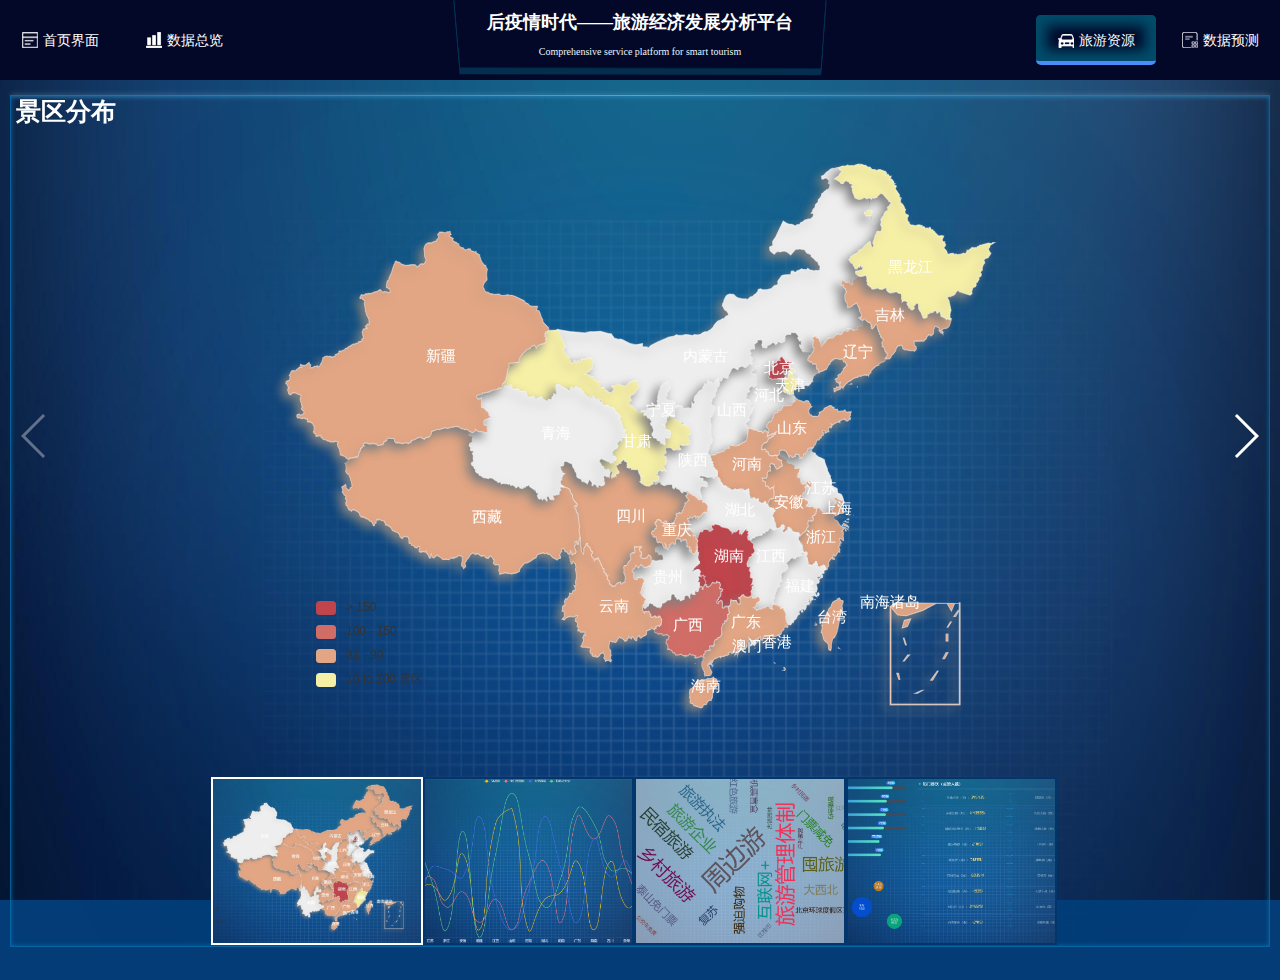
<file: computer/69/index.html>
﻿<!doctype html>
<html>

<head>
	<meta charset="utf-8">
	<title>index</title>
	<link rel="stylesheet" href="../first/base.css">
	<script type="text/javascript" src="js/jquery.js"></script>
	<script type="text/javascript" src="js/echarts.min.js"></script>
	<script type="text/javascript" src="js/js.js"></script>
	<script src="js/swiper.min.js"></script>
	<link rel="stylesheet" href="css/swiper.min.css">
	<link rel="stylesheet" href="css/style.css">
	<link rel="stylesheet" href="css/app.css">
	<script type="text/javascript" src="js/echarts-wordcloud.min.js"></script>
	<script type="text/javascript" src="js/echarts-map-china.js"></script>
	<script src="js/js/map.js"></script>
	<script src="js/js/44.json"></script>
	<script src="js/js/area_echarts.js"></script>
	<script src="js/js/china.js"></script>
</head>

<body>
	<!--导航-->
	<header class="header left">
		<div class="left nav">
			<ul>
				<li><i class="nav_1"></i><a href="../first/first.html">首页界面</a> </li>
				<li><i class="nav_2"></i><a href="../all/index.html">数据总览</a> </li>
			</ul>
		</div>
		<div class="header_center left">
			<h2><strong>后疫情时代——旅游经济发展分析平台</strong></h2>
			<p class="color_font"><small>Comprehensive service platform for smart tourism</small></p>
		</div>
		<div class="right nav text_right">
			<ul>
				<li class="nav_active"><i class="nav_8"></i><a href="../69/index.html">旅游资源</a> </li>
				<li><i class="nav_4"></i><a href="../preview/index.html">数据预测</a> </li>
			</ul>
		</div>
	</header>
	<!---结束-->
	<div class="mainbox">

		<ul class="clearfix nav1">
			<!-- <li style="width: 25%">
		<div class="box">
			<div class="tit">标题样式</div>
			<div class="boxnav" id="echart1" style="height: 180px;">

			</div>
			</div>
			<div class="box">
			<div class="tit">标题样式</div>
			<div class="boxnav" style="height: 180px;" id="echart21">
			</div>
			</div>
			
			<div class="box">
			<div class="tit">标题样式</div>
			<div class="boxnav" id="echart3" style="height: 240px;">
				
			</div>
			</div>
		</li> -->
			<li style="width: 100%;height: 100%; padding-top: 15px;">

				<div class="box">
					<div class="boxnav mapc" style="height: 850px; position: relative; padding: 0">




						<!-- Swiper -->

						<div class="swiper-container gallery-top">
							<!-- <div class="mapnav">
								<ul>
									<li>
										<div><span>全部负荷</span>
											<p>358</p>
										</div>
									</li>
									<li>
										<div><span>火电负荷</span>
											<p>913452</p>
										</div>
									</li>
									<li>
										<div><span>风电负荷</span>
											<p>19532</p>
										</div>
									</li>
									<li>
										<div><span>供热负荷</span>
											<p>521711</p>
										</div>
									</li>
								</ul>

							</div> -->
							<div class="swiper-wrapper">

								<!-- <div class="swiper-slide">

									<div id="relationChart" style="height: 50%; width: 50%;float: left; "></div>
									<div id="relationChart2" style="height: 50%; width: 50%;float: left;"></div>
									<div style="position: absolute;top: 550px; left: 30px;">
										<h1>当前最热</h1>
										<h4>按游客满意度实时更新</h4>


									</div>
									<div id="relationChart3"
										style="height: 400px; width: 100%;float: left; padding-left: 200px;"></div>


								</div> -->









								<div class="swiper-slide">
									<div id="map" style="height: 100%; width: 100%;"></div>
									<div
										style="z-index: 2;position: absolute; height: 50px; width: 50px; top:300px; right: 570px; ">
										<a href="map.html" style="display: block; height: 50px; width: 50px;"></a>
									</div>
								</div>

								<div class="swiper-slide" id="echart1"></div>
								<!-- <div class="swiper-slide" id="echart3"></div> -->

								<div class="swiper-slide" id="wordChart"></div>
								<div class="swiper-slide">
									<div class="leftdiv">
										<div id="echart21" class="leftdivs">
										</div>
										<div id="echart3" class="leftdivs">
										</div>
									</div>
									<div class="rightdiv">
										<div class="tit">热门餐饮（点赞人数）</div>
										<div class="boxnav">
											<ul class="gnlb">
												<li><span>川渝火锅（川）：<em>345435</em></span></li>
												<li><span>回锅肉（川）：<em>2335253</em></span></li>
												<li><span>麻婆豆腐（川）：<em>11439351</em></span></li>
												<li><span>九转大肠（鲁）：<em>31219351</em></span></li>
												<li><span>糖醋黄河鲤鱼（鲁）：<em>115651</em></span></li>
												<li><span>油焖大虾（鲁）：<em>2316351</em></span></li>
												<li><span>脆皮烧鹅（粤）：<em>271151</em></span></li>
												<li><span>白切鸡（粤）：<em>1147851</em></span></li>
												<li><span>烧乳猪（粤）：<em>732351</em></span></li>
												<li><span>佛跳墙（闽）：<em>2529351</em></span></li>
												<li><span>排骨莲藕（闽）：<em>803541</em></span></li>
												<li><span>荔枝肉（闽）：<em>125751</em></span></li>
												<li><span>松鼠桂鱼（苏）：<em>119351</em></span></li>
												<li><span>大煮干丝（苏）：<em>125642</em></span></li>
												<li><span>叫花鸡（苏）：<em>3142251</em></span></li>
												<li><span>东坡肉（浙）：<em>2341351</em></span></li>
												<li><span>西湖醋鱼（浙）：<em>124151</em></span></li>
												<li><span>宋嫂鱼羹（浙）：<em>111512</em></span></li>
											</ul>
										</div>
									</div>



								</div>


							</div>

							<!-- Add Arrows -->

							<div class="swiper-button-next swiper-button-white"></div>

							<div class="swiper-button-prev swiper-button-white"></div>

						</div>

						<div class="swiper-container gallery-thumbs " style="padding-left: 200px;">

							<div class="swiper-wrapper">
								<div class="swiper-slide " style="background-image: url(images/img2.jpg); "></div>
								<div class="swiper-slide" style="background-image: url(images/img1.jpg);"></div>
								<div class="swiper-slide" style="background-image: url(images/img3.jpg);"></div>
								<div class="swiper-slide" style="background-image: url(images/img4.jpg);"></div>
								<!-- <div class="swiper-slide" style="background-image:url(images/1.jpg)"></div> -->
								<!-- <div class="swiper-slide" style="background-color: purple;"></div> -->

							</div>

						</div>
						<script>
							var galleryThumbs = new Swiper('.gallery-thumbs', {
								spaceBetween: 0,
								slidesPerView: 5,
								freeMode: true,
								watchSlidesVisibility: true,
								watchSlidesProgress: true,
							});
							var galleryTop = new Swiper('.gallery-top', {
								spaceBetween: 10,
								navigation: {
									nextEl: '.swiper-button-next',
									prevEl: '.swiper-button-prev',
								},
								thumbs: {
									swiper: galleryThumbs
								}
							});
						</script>
					</div>
				</div>
				<!-- <ul class="nav1">
					<li style="width: 50%">
						<div class="box">
							<div class="tit">标题样式</div>
							<div class="boxnav" id="echart4" style="height: 200px;">

							</div>
						</div>
					</li>
					<li style="width: 50%">

						<div class="box">
							<div class="tit">标题样式</div>
							<div class="boxnav" id="echart5" style="height: 200px;">

							</div>
						</div>
					</li>
				</ul> -->

			</li>
			<!-- <li style="width: 25%">
		<div class="box">
			
			<div class="boxnav"  style="height: 76px;">
			<div class="weather">
				<div class="">
				<div class="wt1">
					<div class="wt2"><img src="images/weather.png"><p>29<sup>℃</sup></p></div>
					<span>多云转晴</span>
					</div>
					
				</div>
				<div class="wt03">
				<p><span>气温：</span>20 ~ 32℃</p>
				<p><span>降水量：</span>32毫米</p>
				<p><span>风况：</span>西北风微风</p>
				</div>
				</div>
			</div>
			</div>
		<div class="box">
			<div class="tit">标题样式</div>
			<div class="boxnav" id="echart6" style="height: 170px;"></div>
			</div>
			
			<div class="box">
			<div class="tit">标题样式</div>
			<div class="boxnav" style="height: 170px;" id="echart7"></div>
			</div>
		<div class="box">
			<div class="tit">标题样式</div>
			<div class="boxnav" style="height: 170px;">
			<ul class="gnlb">
				<li><span>月平均小时：<em>119351</em></span></li>
				<li><span>月平均小时：<em>119351</em></span></li>
				<li><span>月平均小时：<em>119351</em></span></li>
				<li><span>月平均小时：<em>119351</em></span></li>
				<li><span>月平均小时：<em>119351</em></span></li>
				<li><span>月平均小时：<em>119351</em></span></li>
				</ul>
			
			</div>
			</div>
		</li> -->
		</ul>




	</div>



	<script>


		const wordChart = echarts.init(document.getElementById("wordChart"));
		const wordOpt = {

			tooltip: {
				show: true
			},
			series: [{
				type: 'wordCloud',
				shape: 'circle', //circle cardioid diamond triangle-forward triangle
				left: 0,
				right: 0,
				top: 0,
				right: 0,
				width: '100%',
				height: '100%',
				gridSize: 40, //值越大，word间的距离越大，单位像素
				sizeRange: [20, 100], //word的字体大小区间，单位像素
				rotationRange: [-90, 90], //word的可旋转角度区间
				textStyle: {

					normal: {
						color: function () {
							return 'rgb(' + [
								Math.round(Math.random() * 160),
								Math.round(Math.random() * 160),
								Math.round(Math.random() * 160)
							].join(',') + ')';
						},

					},
					emphasis: {
						shadowBlur: 2,
						shadowColor: '#000'
					}
				},
				data: [{
					name: '旅游管理体制',
					value: 3000,
					textStyle: {
						normal: { color: '#f52f55' },
						emphasis: {}
					}
				}, {
					name: '全域旅游',
					value: 2181
				}, {
					name: '门票减免',
					value: 1386
				}, {
					name: '旅游企业',
					value: 2055
				}, {
					name: '乡村旅游',
					value: 2467
				}, {
					name: '民宿旅游',
					value: 2244
				}, {
					name: '旅游执法',
					value: 1898
				}, {
					name: '强迫购物',
					value: 1484
				}, {
					name: ' 周边游 ',
					value: 3865
				}, {
					name: '红色旅游 ',
					value: 897
				}, {
					name: '机票盲盒	',
					value: 847
				}, {
					name: ' 大西北 ',
					value: 1366
				}, {
					name: '北京环球度假区开园',
					value: 555
				}, {
					name: '电竞酒店',
					value: 550
				}, {
					name: '囤旅游  "中"',
					value: 2222
				}, {
					name: '古镇园林',
					value: 366
				}, {
					name: '乡村民宿',
					value: 360
				}, {
					name: '户外露营',
					value: 282
				}, {
					name: '江河夜游',
					value: 273
				}, {
					name: '动植物园成为今年端午小长假五大旅行关键词',
					value: 265
				},
				{
					name: '复苏',
					value: 1265
				},
				{
					name: '恢复程度',
					value: 265
				},
				{
					name: '文明旅游红榜',
					value: 265
				},
				{
					name: '‘五一’出境游',
					value: 550
				}, {
					name: '互联网+',
					value: 2222
				}, {
					name: '智能合约',
					value: 366
				}, {
					name: '比特币',
					value: 360
				}, {
					name: '淄博烧烤',
					value: 1100
				}, {
					name: '泰山免门票',
					value: 1212
				}, {
					name: '公交车免费',
					value: 265
				},
				{
					name: '海和洱海',
					value: 265
				},
				{
					name: '花与“花花”',
					value: 265
				},
				{
					name: '大学生军训式旅游',
					value: 565
				}

				],

			}],
			backgroundColor: 'rgba(255, 255, 255, 0.5)'
		};
		wordChart.setOption(wordOpt);
		//地图
		var myChart = echarts.init(document.getElementById('map'));
		// echarts.registerMap('China', { geoJson: ChinaJson });
		// echarts.registerMap('ShanDong', { geoJson: ShanDongJson });
		var option = {

			title: {
				show: true,
				text: '景区分布',
				textStyle: {

					fontSize: 25,
					color: '#fff'

				}

			},

			tooltip: { //鼠标hover是提示信息
				show: true, //不显示提示标签
				formatter: '{b}<br/>{c} 个景区', //提示标签格式
				//backgroundColor: "#ff7f50", //提示标签背景颜色
				textStyle: {
					color: "white",
					fontSize: "20"
				} //提示标签字体颜色
			},
			visualMap: {
				show: true,

				left: 300,
				top: 500,

				type: 'piecewise',
				pieces: [
					{ min: 150 },
					{ min: 100, max: 150 },
					{ min: 31, max: 90 },
					{
						min: 200,
						max: 300,
						label: '200 - 300 (Custom Color)',
						color: 'lightgreen'
					},
					{ min: 10, max: 20, label: '10 to 200 景区' }
				],
				outOfRange: {
					color: '#eee'
				}

			},
			series: [{
				type: 'map',
				color: "red",
				mapType: 'china',
				roam: "false", //是否开启缩放平移
				label: { //标签字体样式
					position: "inside",
					normal: { //正常情况下显示效果
						show: true, //显示省份标签
						textStyle: {
							color: "#fff",
							fontSize: 15
						} //省份标签字体颜色
					},
					emphasis: { //对应的鼠标悬浮效果
						show: true,
						textStyle: {
							color: "#800080"
						}
					}
				},
				// itemStyle: {
				//     ShadowColor: 'rgba(12,0,0,0.5)',
				//     ShadowBlur: 10,
				//     ShadowOffsetY: 5,
				//     ShadowOffsetX: 5,
				//     normal: {
				//         borderWidth: 1, //区域边框宽度
				//         borderColor: '#fff', //区域边框颜色
				//         //areaColor: "#ffefd5", //区域颜色
				//         fontSize: "30"
				//     },
				//     emphasis: {
				//         borderWidth: 1,
				//         borderColor: '#3246FB',
				//         areaColor: "#06306d",
				//     },
				itemStyle: {
					normal: {
						borderColor: "rgba(255, 255, 255, 0.5)",//地图边框描边颜色
						borderWidth: 1,
						areaColor: {
							type: "radial",
							x: 0.5,
							y: 0.5,
							r: 0.8,
							// colorStops: [
							// 	{
							// 		offset: 0,
							// 		color: "rgba(147, 235, 248, 0)", // 0% 处的颜色
							// 	},
							// 	{
							// 		offset: 1,
							// 		color: "rgba(147, 235, 248, .2)", // 100% 处的颜色
							// 	},
							// ],
							globalCoord: false, // 缺省为 false
						},
						shadowColor: "rgba(128, 128, 128, 1)",
						shadowOffsetX: -5,
						shadowOffsetY: 5,
						shadowBlur: 10,
					},
					// 鼠标放上去高亮的样式
					emphasis: {
						// areaColor: "#389BB7", //鼠标放上去地图区域的颜色
						// borderWidth: 0,
						// borderWidth: 1,
						// borderColor: '#3246FB',
						areaColor: "#06306d",
					},
				},

				data: [{
					name: '北京',
					value: 2500,
				}, {
					name: '天津',
					value: Math.round(Math.random() * 100)
				}, {
					name: '上海',
					value: Math.round(Math.random() * 100)
				}, {
					name: '重庆',
					value: Math.round(Math.random() * 100)
				}, {
					name: '河北',
					value: Math.round(Math.random() * 100)
				}, {
					name: '河南',
					value: Math.round(Math.random() * 100)
				}, {
					name: '云南',
					value: Math.round(Math.random() * 100)
				}, {
					name: '辽宁',
					value: Math.round(Math.random() * 100)
				}, {
					name: '黑龙江',
					value: Math.round(Math.random() * 100)
				}, {
					name: '湖南',
					value: 3000
				}, {
					name: '安徽',
					value: Math.round(Math.random() * 100)
				}, {
					name: '山东',
					value: Math.round(Math.random() * 100)
				}, {
					name: '新疆',
					value: Math.round(Math.random() * 100)
				}, {
					name: '江苏',
					value: Math.round(Math.random() * 100)
				}, {
					name: '浙江',
					value: Math.round(Math.random() * 100)
				}, {
					name: '江西',
					value: Math.round(Math.random() * 100)
				}, {
					name: '湖北',
					value: Math.round(Math.random() * 100)
				}, {
					name: '广西',
					value: Math.round(Math.random() * 100)
				}, {
					name: '甘肃',
					value: Math.round(Math.random() * 100)
				}, {
					name: '山西',
					value: Math.round(Math.random() * 100)
				}, {
					name: '内蒙古',
					value: Math.round(Math.random() * 100)
				}, {
					name: '陕西',
					value: Math.round(Math.random() * 100)
				}, {
					name: '吉林',
					value: Math.round(Math.random() * 100)
				}, {
					name: '福建',
					value: Math.round(Math.random() * 100)
				}, {
					name: '贵州',
					value: Math.round(Math.random() * 100)
				}, {
					name: '广东',
					value: Math.round(Math.random() * 100)
				}, {
					name: '青海',
					value: Math.round(Math.random() * 100)
				}, {
					name: '西藏',
					value: Math.round(Math.random() * 100)
				}, {
					name: '四川',
					value: Math.round(Math.random() * 100)
				}, {
					name: '宁夏',
					value: Math.round(Math.random() * 100)
				}, {
					name: '海南',
					value: Math.round(Math.random() * 100)
				}, {
					name: '台湾',
					value: Math.round(Math.random() * 100)
				}, {
					name: '香港',
					value: Math.round(Math.random() * 100)
				}, {
					name: '澳门',
					value: Math.round(Math.random() * 100)
				}]
			}],
		};
		// this.myEchartS.on('click', (event) => {
		//     if (event.name === '山东省') {
		//         this.myEcharts.setOption({
		//             title: {
		//                 text: '山东省'
		//             },
		//             series: [{
		//                 type: 'map',
		//                 map: 'ShanDong'
		//             }]
		//         })
		//         this.mapInfo.push('China')
		//     }
		// })
		myChart.setOption(option);

		//第二个
		const relationChart2 = echarts.init(document.getElementById("relationChart2"));
		const relationOpt2 = {
			animationDurationUpdate: 1500,
			animationEasingUpdate: 'quinticInOut',
			label: {
				normal: {
					show: true,
					textStyle: {
						fontSize: 12
					}
				}
			},
			series: [{
				type: 'graph',
				symbolSize: 45,
				focusNodeAdjacency: true,
				roam: true,
				layout: 'force',
				force: {
					repulsion: 320 //斥力因子，值越大，斥力越大
				},
				label: {
					normal: {
						show: true,
						textStyle: {
							fontSize: 12
						},
					}
				},
				edgeSymbolSize: [4, 50],
				edgeLabel: {
					normal: {
						show: true,
						textStyle: {
							fontSize: 10
						},
						formatter: "{c}"
					}
				},
				categories: [{
					name: '景区',
					itemStyle: {
						normal: {
							color: '#f2637b'
						}
					}
				}, {
					name: '前端',
					itemStyle: {
						normal: {
							color: "#eaa674",
						}
					}
				}, {
					name: '移动端',
					itemStyle: {
						normal: {
							color: "#3aa1ff",
						}
					}
				}, {
					name: '服务端',
					itemStyle: {
						normal: {
							color: "#4ecb73",
						}
					}
				}],
				data: [{
					name: '景区',
					category: 0,
					draggable: true
				}, {
					name: '前端',
					category: 1,
					draggable: true
				}, {
					name: '移动端',
					category: 2,
					draggable: true
				}, {
					name: '服务端',
					category: 3,
					draggable: true
				}, {
					name: 'HTML',
					category: 1,
					draggable: true,
				}, {
					name: 'CSS',
					category: 1,
					draggable: true,
				}, {
					name: 'JavaScript',
					category: 1,
					draggable: true,
				}, {
					name: 'TypeScript',
					category: 1,
					draggable: true,
				}, {
					name: 'Java',
					category: 3,
					draggable: true,
				}, {
					name: 'PHP',
					category: 3,
					draggable: true,
				}, {
					name: 'Python',
					category: 3,
					draggable: true,
				}, {
					name: 'Andriod',
					category: 2,
					draggable: true,
				}, {
					name: 'Object-C',
					category: 2,
					draggable: true,
				}, {
					name: 'Swift',
					category: 2,
					draggable: true,
				}],
				links: [{
					source: 0,
					target: 1,
					value: ''
				}, {
					source: 0,
					target: 2,
					value: ''
				}, {
					source: 0,
					target: 3,
					value: ''
				}, {
					source: 1,
					target: 4,
					value: ''
				}, {
					source: 1,
					target: 5,
					value: ''
				}, {
					source: 1,
					target: 6,
					value: ''
				}, {
					source: 1,
					target: 7,
					value: ''
				}, {
					source: 6,
					target: 7,
					value: '超集'
				}, {
					source: 3,
					target: 8,
					value: ''
				}, {
					source: 3,
					target: 9,
					value: ''
				}, {
					source: 3,
					target: 10,
					value: ''
				}, {
					source: 9,
					target: 10,
					value: '脚本'
				}, {
					source: 2,
					target: 11,
					value: ''
				}, {
					source: 2,
					target: 12,
					value: ''
				}, {
					source: 2,
					target: 13,
					value: ''
				}, {
					source: 12,
					target: 13,
					value: 'iOS'
				}],
				lineStyle: {
					normal: {
						opacity: 0.9,
						width: 1,
						curveness: 0
					}
				}
			}]
		};
		relationChart2.setOption(relationOpt2);
		//第三个
		const relationChart3 = echarts.init(document.getElementById("relationChart3"));
		const relationOpt3 = {
			animationDurationUpdate: 1500,
			animationEasingUpdate: 'quinticInOut',
			label: {
				normal: {
					show: true,
					textStyle: {
						fontSize: 12
					}
				}
			},
			series: [{
				type: 'graph',
				symbolSize: 45,
				focusNodeAdjacency: true,
				roam: true,
				layout: 'force',
				force: {
					repulsion: 320 //斥力因子，值越大，斥力越大
				},
				label: {
					normal: {
						show: true,
						textStyle: {
							fontSize: 12
						},
					}
				},
				edgeSymbolSize: [4, 50],
				edgeLabel: {
					normal: {
						// show: true,
						textStyle: {
							fontSize: 10
						},
						formatter: "{c}"
					}
				},
				categories: [{
					name: '景区',
					itemStyle: {
						normal: {
							color: '#f2637b'
						}
					}
				}, {
					name: '前端',
					itemStyle: {
						normal: {
							color: "#eaa674",
						}
					}
				}, {
					name: '移动端',
					itemStyle: {
						normal: {
							color: "#3aa1ff",
						}
					}
				}, {
					name: '服务端',
					itemStyle: {
						normal: {
							color: "#4ecb73",
						}
					}
				}],
				data: [{
					name: '景区',
					category: 0,
					draggable: true
				}, {
					name: '1',
					category: 1,
					draggable: true
				}, {
					name: '移动端',
					category: 2,
					draggable: true
				}, {
					name: '服务端',
					category: 3,
					draggable: true
				}, {
					name: 'HTML',
					category: 1,
					draggable: true,
				}, {
					name: 'CSS',
					category: 1,
					draggable: true,
				}, {
					name: 'JavaScript',
					category: 1,
					draggable: true,
				}, {
					name: 'TypeScript',
					category: 1,
					draggable: true,
				}, {
					name: 'Java',
					category: 3,
					draggable: true,
				}, {
					name: 'PHP',
					category: 3,
					draggable: true,
				}, {
					name: 'Python',
					category: 3,
					draggable: true,
				}, {
					name: 'Andriod',
					category: 2,
					draggable: true,
				}, {
					name: 'Object-C',
					category: 2,
					draggable: true,
				}, {
					name: 'Swift',
					category: 2,
					draggable: true,
				}],
				links: [{
					source: 0,
					target: 1,
					value: ''
				}, {
					source: 0,
					target: 2,
					value: ''
				}, {
					source: 0,
					target: 3,
					value: ''
				}, {
					source: 1,
					target: 4,
					value: ''
				}, {
					source: 1,
					target: 5,
					value: ''
				}, {
					source: 1,
					target: 6,
					value: ''
				}, {
					source: 1,
					target: 7,
					value: ''
				}, {
					source: 6,
					target: 7,
					value: '超集'
				}, {
					source: 3,
					target: 8,
					value: ''
				}, {
					source: 3,
					target: 9,
					value: ''
				}, {
					source: 3,
					target: 10,
					value: ''
				}, {
					source: 9,
					target: 10,
					value: '脚本'
				}, {
					source: 2,
					target: 11,
					value: ''
				}, {
					source: 2,
					target: 12,
					value: ''
				}, {
					source: 2,
					target: 13,
					value: ''
				}, {
					source: 12,
					target: 13,
					value: 'iOS'
				}],
				lineStyle: {
					normal: {
						opacity: 0.9,
						width: 1,
						curveness: 0
					}
				}
			}]
		};
		relationChart3.setOption(relationOpt3);

		const relationChart = echarts.init(document.getElementById("relationChart"));
		const relationOpt = {
			animationDurationUpdate: 1500,
			animationEasingUpdate: 'quinticInOut',
			label: {
				normal: {
					show: true,
					textStyle: {
						fontSize: 12
					}
				}
			},
			series: [{
				type: 'graph',
				symbolSize: 45,
				focusNodeAdjacency: true,
				roam: true,
				layout: 'force',
				force: {
					repulsion: 320 //斥力因子，值越大，斥力越大
				},
				label: {
					normal: {
						show: true,
						textStyle: {
							fontSize: 12
						},
					}
				},
				edgeSymbolSize: [4, 50],
				edgeLabel: {
					normal: {
						show: true,
						textStyle: {
							fontSize: 10
						},
						formatter: "{c}"
					}
				},
				categories: [{
					name: '12',
					itemStyle: {
						normal: {
							color: '#f2637b'
						}
					}
				}, {
					name: '前端',
					itemStyle: {
						normal: {
							color: "#eaa674",
						}
					}
				}, {
					name: '移动端',
					itemStyle: {
						normal: {
							color: "#3aa1ff",
						}
					}
				}, {
					name: '服务端',
					itemStyle: {
						normal: {
							color: "#4ecb73",
						}
					}
				}],
				data: [{
					name: '12',
					category: 0,
					draggable: true
				}, {
					name: '前端',
					category: 1,
					draggable: true
				}, {
					name: '移动端',
					category: 2,
					draggable: true
				}, {
					name: '服务端',
					category: 3,
					draggable: true
				}, {
					name: 'HTML',
					category: 1,
					draggable: true,
				}, {
					name: 'CSS',
					category: 1,
					draggable: true,
				}, {
					name: 'JavaScript',
					category: 1,
					draggable: true,
				}, {
					name: 'TypeScript',
					category: 1,
					draggable: true,
				}, {
					name: 'Java',
					category: 3,
					draggable: true,
				}, {
					name: 'PHP',
					category: 3,
					draggable: true,
				}, {
					name: 'Python',
					category: 3,
					draggable: true,
				}, {
					name: 'Andriod',
					category: 2,
					draggable: true,
				}, {
					name: 'Object-C',
					category: 2,
					draggable: true,
				}, {
					name: 'Swift',
					category: 2,
					draggable: true,
				}],
				links: [{
					source: 0,
					target: 1,
					value: ''
				}, {
					source: 0,
					target: 2,
					value: ''
				}, {
					source: 0,
					target: 3,
					value: ''
				}, {
					source: 1,
					target: 4,
					value: ''
				}, {
					source: 1,
					target: 5,
					value: ''
				}, {
					source: 1,
					target: 6,
					value: ''
				}, {
					source: 1,
					target: 7,
					value: ''
				}, {
					source: 6,
					target: 7,
					value: '超集'
				}, {
					source: 3,
					target: 8,
					value: ''
				}, {
					source: 3,
					target: 9,
					value: ''
				}, {
					source: 3,
					target: 10,
					value: ''
				}, {
					source: 9,
					target: 10,
					value: '脚本'
				}, {
					source: 2,
					target: 11,
					value: ''
				}, {
					source: 2,
					target: 12,
					value: ''
				}, {
					source: 2,
					target: 13,
					value: ''
				}, {
					source: 12,
					target: 13,
					value: 'iOS'
				}],
				lineStyle: {
					normal: {
						opacity: 0.9,
						width: 1,
						curveness: 0
					}
				}
			}]
		};
		relationChart.setOption(relationOpt);


	</script>



</body>

</html>
</file>
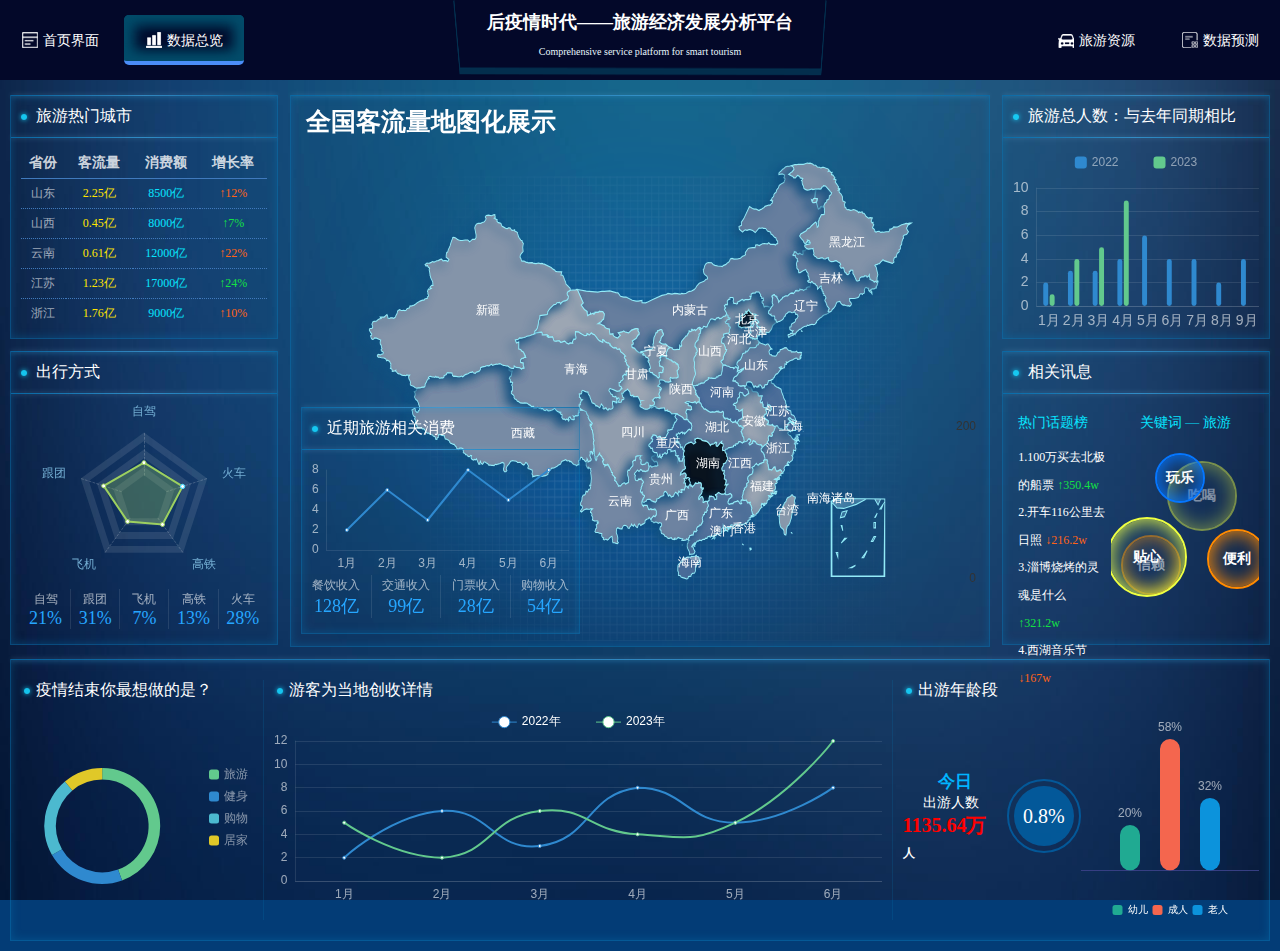
<file: computer/all/index.html>
﻿<!doctype html>
<html>

<head>
	<meta charset="utf-8">
	<title>index</title>
	<script type="text/javascript" src="js/jquery.js"></script>
	<script type="text/javascript" src="js/echarts.min.js"></script>
	<script type="text/javascript" src="js/china.js"></script>
	<!-- <script type="text/javascript" src="js/map.js"></script> -->
	<script type="text/javascript" src="js/js.js"></script>
	<script type="text/javascript" src="js/Bubble.js"></script>
	<link rel="stylesheet" href="css/style.css">
	<link rel="stylesheet" href="../first/base.css">
</head>

<body>
	<!--原导航-->
	<!--
	<div class="head clearfix">


		<h1 class="pulll_left">某公司大数据监控平台</h1>
		<div class="menu menu2 pulll_left">
			<ul>
				<li><a href="#">标题样式</a></li>
				<li><a href="#">标题样式</a></li>
				<li><a href="#">标题样式</a></li>
				<li><a href="#">标题样式</a></li>
				<li><a href="#">标题样式</a></li>
				<li><a href="#">标题样式</a></li>

			</ul>
		</div>

		<div class="time" id="showTime">2018/6/12 17:00:12</div>
		<script>
			var t = null;
			t = setTimeout(time, 1000);//開始运行
			function time() {
				clearTimeout(t);//清除定时器
				dt = new Date();
				var y = dt.getFullYear();
				var mt = dt.getMonth() + 1;
				var day = dt.getDate();
				var h = dt.getHours();//获取时
				var m = dt.getMinutes();//获取分
				var s = dt.getSeconds();//获取秒
				document.getElementById("showTime").innerHTML = y + "/" + mt + "/" + day + " " + h + ":" + m + ":" + s + "";
				t = setTimeout(time, 1000); //设定定时器，循环运行     
			}

		</script>
	</div>
	-->
	<!--原导航结束-->
	<!--导航-->
	<header class="header left">
		<div class="left nav">
			<ul>
				<li><i class="nav_1"></i><a href="../first/first.html">首页界面</a> </li>
				<li class="nav_active"><i class="nav_2"></i><a href="../all/index.html">数据总览</a> </li>
			</ul>
		</div>
		<div class="header_center left">
			<h2><strong>后疫情时代——旅游经济发展分析平台</strong></h2>
			<p class="color_font"><small>Comprehensive service platform for smart tourism</small></p>
		</div>
		<div class="right nav text_right">
			<ul>
				<li><i class="nav_8"></i><a href="../69/index.html">旅游资源</a> </li>
				<li><i class="nav_4"></i><a href="../preview/index.html">数据预测</a> </li>
			</ul>
		</div>
	</header>
	<!---结束-->
	<div class="mainbox">
		<!--页面中间部分-->
		<ul class="clearfix nav1">
			<!--左-->
			<li style="width: 22%">
				<div class="box">
					<div class="tit">旅游热门城市</div>
					<div class="boxnav" style="height: 200px;">
						<table class="table1" width="100%" cellspacing="0" cellpadding="0" border="0">
							<tbody>
								<tr>
									<th>省份</th>
									<th>客流量</th>
									<th>消费额</th>
									<th>增长率</th>


								</tr>
								<tr>
									<td>山东</td>
									<td><span class="text-w">2.25亿</span></td>
									<td><span class="text-b">8500亿</span></td>
									<td>
										<div class="text-d">↑12%</div>
									</td>
								</tr>
								<tr>
									<td>山西</td>
									<td><span class="text-w">0.45亿</span></td>
									<td><span class="text-b">8000亿</span></td>
									<td>
										<div class="text-s">↑7%</div>
									</td>
								</tr>
								<tr>
									<td>云南</td>
									<td><span class="text-w">0.61亿</span></td>
									<td><span class="text-b">12000亿</span></td>
									<td>
										<div class="text-d">↑22%</div>
									</td>
								</tr>
								<tr>
									<td>江苏</td>
									<td><span class="text-w">1.23亿</span></td>
									<td><span class="text-b">17000亿</span></td>
									<td>
										<div class="text-s">↑24%</div>
									</td>
								</tr>
								<tr>
									<td>浙江</td>
									<td><span class="text-w">1.76亿</span></td>
									<td><span class="text-b">9000亿</span></td>
									<td>
										<div class="text-d">↑10%</div>
									</td>
								</tr>

							</tbody>
						</table>
					</div>
				</div>
				<div class="box">
					<div class="tit">出行方式</div>
					<div class="boxnav" style="height: 250px;">
						<div class="" style="height: 190px" id="echart1"></div>
						<div class="leidanav">
							<ul class="clearfix">
								<li><span>自驾</span>
									<p>21%</p>
								</li>
								<li><span>跟团</span>
									<p>31%</p>
								</li>
								<li><span>飞机</span>
									<p>7%</p>
								</li>
								<li><span>高铁</span>
									<p>13%</p>
								</li>
								<li><span>火车</span>
									<p>28%</p>
								</li>
							</ul>
						</div>
					</div>
				</div>
			</li>
			<!--中间-->
			<li style="width: 56%">

				<div class="box">
					<div class="boxnav mapc" style="height: 550px; position: relative">
						<!-- <div class="mapnav">
							<ul>
								<li>
									<div><span>数据1</span>
										<p>40%</p>
									</div>
								</li>
								<li>
									<div><span>数据2</span>
										<p>12%</p>
									</div>
								</li>
								<li>
									<div><span>数据3</span>
										<p>80</p>
									</div>
								</li>
								<li>
									<div><span>数据4</span>
										<p>124</p>
									</div>
								</li>
								<li>
									<div><span>数据5</span>
										<p>10%</p>
									</div>
								</li>
							</ul>
						</div> -->
						<div class="mapnav2">

							<div class="box">
								<div class="tit">近期旅游相关消费</div>
								<div class="boxnav" style="height: 130px;" id="sysx">


								</div>
								<div class="leidanav leidanav3" style="margin-bottom: 15px;">
									<ul class="clearfix">
										<li><span>餐饮收入</span>
											<p>128亿</p>
										</li>
										<li><span>交通收入</span>
											<p>99亿</p>
										</li>
										<li><span>门票收入</span>
											<p>28亿</p>
										</li>
										<li><span>购物收入</span>
											<p>54亿</p>
										</li>
									</ul>
								</div>

							</div>
						</div>
						<!-- <div class="map" id="map"></div> -->
						<!--地图开始-->
						<div id="map" class="map"></div>
						<script type="text/javascript">
							// 基于准备好的dom，初始化echarts实例
							var myChart = echarts.init(document.getElementById('map'));
							var option = {

								tooltip: { //鼠标hover是提示信息
									show: true, //不显示提示标签
									formatter: '{b}<br/>{c} 人', //提示标签格式
									//backgroundColor: "#ff7f50", //提示标签背景颜色
									textStyle: {
										color: "white",
										fontSize: "20"
									} //提示标签字体颜色
								},

								visualMap: {
									show: true,
									text: ['High', 'Low'],
									inRange: {
										// color: ['#fcfe01', '#153fac', '#072471', '#dc005f', '#fd0601'],
										// color: ['#edf0da', '#f2c664', '#fb920c', '#c35b1d', '#853705', '#4b3114'],
										color: ['#a1aab5', '#69809f', '#08428e', '#09131e']


									},
									min: 0,
									max: 200,
									left: 650,
									top: 300,
									calculable: true,
									// type: 'piecewise'

								},
								title: {
									show: true,
									text: '全国客流量地图化展示',
									textStyle: {

										fontSize: 25,
										color: '#fff'

									}

								},
								series: [{
									type: 'map',
									color: "red",
									mapType: 'china',
									roam: "false", //是否开启缩放平移
									label: { //标签字体样式
										position: "inside",
										normal: { //正常情况下显示效果
											show: true, //显示省份标签
											textStyle: {
												color: "#fff",
												fontSize: 12
											} //省份标签字体颜色
										},
										emphasis: { //对应的鼠标悬浮效果
											show: true,
											textStyle: {
												color: "#ff0000"
											}
										}
									},
									// itemStyle: {



									// 	normal: {
									// 		borderWidth: 1, //区域边框宽度
									// 		borderColor: '#fff', //区域边框颜色
									// 		//areaColor: "#ffefd5", //区域颜色
									// 		fontSize: "30",
									// 	},
									// 	emphasis: {
									// 		borderWidth: 1,
									// 		borderColor: '#2666a4  ',
									// 		areaColor: "#06306d",
									// 	},

									// },
									itemStyle: {
										normal: {
											borderColor: "rgba(147, 235, 248, 1)",//地图边框描边颜色
											borderWidth: 1,
											areaColor: {
												type: "radial",
												x: 0.5,
												y: 0.5,
												r: 0.8,
												colorStops: [
													{
														offset: 0,
														color: "rgba(147, 235, 400, 0)", // 0% 处的颜色
													},
													{
														offset: 1,
														color: "rgba(200, 235, 400, .5)", // 100% 处的颜色
													},
												],
												globalCoord: false, // 缺省为 false
											},
											shadowColor: "rgba(18, 81, 128, 1)",
											shadowOffsetX: -5,
											shadowOffsetY: 5,
											shadowBlur: 10,
										},
										// 鼠标放上去高亮的样式
										emphasis: {
											// areaColor: "#389BB7", //鼠标放上去地图区域的颜色
											// borderWidth: 0,
											// borderWidth: 1,
											// borderColor: '#3246FB',
											areaColor: "#06306d",
										},
									},
									data: [{
										name: '北京',
										value: 2500,
									}, {
										name: '天津',
										value: Math.round(Math.random() * 100)
									}, {
										name: '上海',
										value: Math.round(Math.random() * 100)
									}, {
										name: '重庆',
										value: Math.round(Math.random() * 100)
									}, {
										name: '河北',
										value: Math.round(Math.random() * 100)
									}, {
										name: '河南',
										value: Math.round(Math.random() * 100)
									}, {
										name: '云南',
										value: Math.round(Math.random() * 100)
									}, {
										name: '辽宁',
										value: Math.round(Math.random() * 100)
									}, {
										name: '黑龙江',
										value: Math.round(Math.random() * 100)
									}, {
										name: '湖南',
										value: 3000
									}, {
										name: '安徽',
										value: Math.round(Math.random() * 100)
									}, {
										name: '山东',
										value: Math.round(Math.random() * 100)
									}, {
										name: '新疆',
										value: Math.round(Math.random() * 100)
									}, {
										name: '江苏',
										value: Math.round(Math.random() * 100)
									}, {
										name: '浙江',
										value: Math.round(Math.random() * 100)
									}, {
										name: '江西',
										value: Math.round(Math.random() * 100)
									}, {
										name: '湖北',
										value: Math.round(Math.random() * 100)
									}, {
										name: '广西',
										value: Math.round(Math.random() * 100)
									}, {
										name: '甘肃',
										value: Math.round(Math.random() * 100)
									}, {
										name: '山西',
										value: Math.round(Math.random() * 100)
									}, {
										name: '内蒙古',
										value: Math.round(Math.random() * 100)
									}, {
										name: '陕西',
										value: Math.round(Math.random() * 100)
									}, {
										name: '吉林',
										value: Math.round(Math.random() * 100)
									}, {
										name: '福建',
										value: Math.round(Math.random() * 100)
									}, {
										name: '贵州',
										value: Math.round(Math.random() * 100)
									}, {
										name: '广东',
										value: Math.round(Math.random() * 100)
									}, {
										name: '青海',
										value: Math.round(Math.random() * 100)
									}, {
										name: '西藏',
										value: Math.round(Math.random() * 100)
									}, {
										name: '四川',
										value: Math.round(Math.random() * 100)
									}, {
										name: '宁夏',
										value: Math.round(Math.random() * 100)
									}, {
										name: '海南',
										value: Math.round(Math.random() * 100)
									}, {
										name: '台湾',
										value: Math.round(Math.random() * 100)
									}, {
										name: '香港',
										value: Math.round(Math.random() * 100)
									}, {
										name: '澳门',
										value: Math.round(Math.random() * 100)
									}]
								}],
							};
							myChart.setOption(option);
						</script>
						<!--map end-->
						<script>
							$(".mapbtn a").hover(function () {
								var ind = $(this).index()
								$(".mapnav ul").eq(ind).show().siblings().hide()
							})
						</script>
					</div>
				</div>

			</li>
			<!--右-->
			<li style="width: 22%">

				<div class="box">
					<div class="tit">旅游总人数：与去年同期相比</div>
					<div class="boxnav" id="echart3" style="height: 200px;">

					</div>
				</div>
				<div class="box">
					<div class="tit">相关讯息</div>
					<div class="boxnav" style="height: 250px;">
						<div style="height: 200px; float: left; width: 40%; padding: 0 5px;">
							<div class="tit02 text-b">热门话题榜</div>
							<div class="huati">
								<ul>
									<li>1.100万买去北极的船票 <span class="text-s">↑350.4w</span></li>
									<li>2.开车116公里去日照 <span class="text-d">↓216.2w</span></li>
									<li>3.淄博烧烤的灵魂是什么 <span class="text-s">↑321.2w</span></li>
									<li>4.西湖音乐节 <span class="text-d">↓167w</span></li>
									<!-- <li>5.云词典 <span class="text-d">↓2167</span></li> -->
								</ul>
							</div>
						</div>

						<div style="height: 200px; float: left; width: 60%">

							<div class="text-b tit02" style="text-align: center;">关键词 — 旅游</div>
							<div class="tagcloud">
								<!-- bo大小 co颜色 -->
								<a class="b01 co01" href="#">玩乐</a>
								<a class="b02 co02" href="#">贴心</a>
								<a class="b03 co05" href="#">便利</a>
								<a class="b04 co02" href="#">吃喝</a>
								<a class="b03 co05" href="#">信赖</a>
							</div>
							<script type="text/javascript">
								/*3D标签云*/
								tagcloud({
									selector: ".tagcloud",  //元素选择器
									fontsize: 6,       //基本字体大小, 单位px
									radius: 40,         //滚动半径, 单位px 页面宽度和高度的五分之一
									mspeed: "slow",   //滚动最大速度, 取值: slow, normal(默认), fast
									ispeed: "slow",   //滚动初速度, 取值: slow, normal(默认), fast
									direction: 0,     //初始滚动方向, 取值角度(顺时针360): 0对应top, 90对应left, 135对应right-bottom(默认)...
									keep: false          //鼠标移出组件后是否继续随鼠标滚动, 取值: false, true(默认) 对应 减速至初速度滚动, 随鼠标滚动
								});
							</script>
						</div>
					</div>
				</div>

			</li>
		</ul>
		<!--最底-->
		<div class="box" style="padding: 20px 0;">
			<ul class="clearfix nav2 ">
				<!--格1-->
				<li style="width:20%">
					<div class="tit01">疫情结束你最想做的是？</div>

					<div style="float: left; width: 100%; height:250px" id="fb01"></div>
					<!--
						<div style="float: left; width: 50%; height: 170px" id="fb02"></div>

					</div>
					<div class="leidanav leidanav2">
						<ul class="clearfix">
							<li><span>总人数</span>
								<p>128</p>
							</li>
							<li><span>男职员</span>
								<p>100</p>
							</li>
							<li><span>女职员</span>
								<p>28</p>
							</li>

						</ul>
					</div>
					-->
				</li>
				<!--格2-->
				<li style="width:50%">
					<div class="tit01">游客为当地创收详情</div>
					<div class="ftechart" id="echart4"></div>
				</li>
				<!--格3-->
				<li style="width:30%">
					<div class="tit01">出游年龄段</div>
					<div class="" style="height:100%;display: flex; align-items: center;">
						<div style=" width: 50%; height: 100%" class="wancheng">
							<div><span style="margin-left: 30px;"><span color: #00b4ff;
										style="font-size: larger;font-weight: 700;color:#00b4ff;margin-left: 5px;">今日</span><br><span
										style="margin-left: 20px;">出游人数</span></span>
								<h3>1135.64万<i>人</i></h3>
							</div>
							<div class="yuan">
								<span>0.8%</span>
							</div>
						</div>
						<div style="float: left; width: 50%; height: 90%" id="myd1"></div>



					</div>

				</li>


			</ul>
		</div>


	</div>
</body>

</html>
</file>
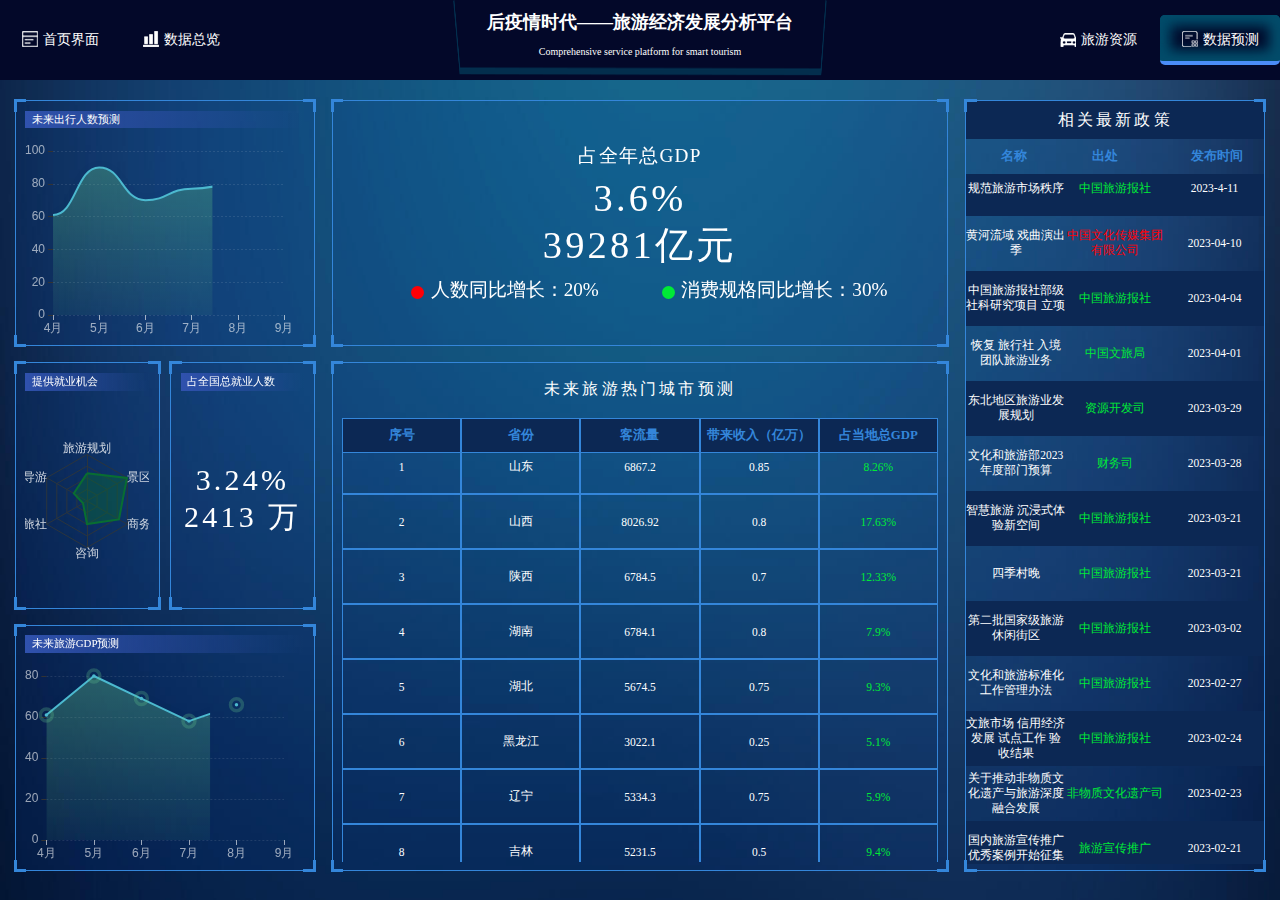
<file: computer/preview/index.html>
﻿<!doctype html>
<html>

<head>
	<meta charset="utf-8">
	<title>index</title>
	<script type="text/javascript" src="js/jquery.js"></script>
	<link rel="stylesheet" href="css/comon0.css">
	<link rel="stylesheet" href="../first/base.css">
</head>

<body>
	<!-- <div class="loading">
		<div class="loadbox"> <img src="images/loading.gif"> 页面加载中... </div>
	</div> -->
	<!-- <div class="head">
  <h1>大数据可视化通用素材</h1>
</div> -->
	<!--导航-->
	<header class="header left">
		<div class="left nav">
			<ul>
				<li><i class="nav_1"></i><a href="../first/first.html">首页界面</a> </li>
				<li><i class="nav_2"></i><a href="../all/index.html">数据总览</a> </li>
			</ul>
		</div>
		<div class="header_center left">
			<h2><strong>后疫情时代——旅游经济发展分析平台</strong></h2>
			<p class="color_font"><small>Comprehensive service platform for smart tourism</small></p>
		</div>
		<div class="right nav text_right">
			<ul>
				<li><i class="nav_8"></i><a href="../69/index.html">旅游资源</a> </li>
				<li class="nav_active"><i class="nav_4"></i><a href="../preview/index.html">数据预测</a> </li>
			</ul>
		</div>
	</header>
	<!---结束-->

	<div class="mainbox">
		<ul class="clearfix">
			<!--左-->
			<li>
				<div class="boxall" style="height:calc(33.3333% - .25rem)">
					<div class="tit01">未来出行人数预测</div>
					<div class="boxnav nav01" id="echart1"></div>
					<div class="boxfoot"></div>
				</div>
				<div style="height:calc(33.3333% - .25rem); margin-bottom: .25rem;">

					<div class="boxall" style="height: 100%; width:calc(50% - .08rem); float: left;">
						<div class="tit01">提供就业机会</div>
						<div class="boxnav nav01" id="echart2"></div>
						<div class="boxfoot"></div>
					</div>

					<div class="boxall" style="height: 100%; width:calc(50% - .08rem); float: right;">
						<div class="tit01">占全国总就业人数</div>
						<div class="boxnav nav01" style="display: flex; align-items: center;">
							<p class="p2" style="font-size: 30px;"><span class="counter">10.29</span>%
								<br><span class="counter">7661</span>
								万
							</p>
						</div>
						<div class="boxfoot"></div>
					</div>


				</div>




				<div class="boxall" style="height:calc(33.3333% - .25rem)">
					<div class="tit01">未来旅游GDP预测</div>
					<div class="boxnav nav01" id="echart3"></div>
					<div class="boxfoot"></div>
				</div>
			</li>
			<!--中间-->
			<li>

				<div class="boxall" style="height:calc(33.33333% - .25rem)">
					<!-- <div class="tit02">本月计划</div> -->
					<div class="boxnav nav02">
						<div>
							<p class="p1">占全年总GDP</p>
							<p class="p2"><span class="counter">11.3</span>%<br><span class="counter">124700</span>亿元
							</p>
							<p class="p3">
								<span><i class="dot dot1"></i>人数同比增长：20%</span>
								<span><i class="dot dot2"></i>消费规格同比增长：30%</span>
							</p>
						</div>
					</div>
					<div class="boxfoot"></div>
				</div>
				<div class="boxall" style="height:calc(66.666666% - .25rem)">
					<div class="tit03">未来旅游热门城市预测</div>
					<div class="boxnav nav03">

						<div class="listhead listhead1">
							<span>序号</span>
							<span>省份</span>

							<span>客流量</span>
							<span>带来收入（亿万）</span>

							<span>占当地总GDP</span>
						</div>
						<div class="listnav listnav1 scrollDiv">
							<ul>
								<li> <span>1</span> <span>山东</span> <span>6867.2</span>
									<span>0.85</span> <span class="text-green">8.26%</span>
								</li>
								<li><span>2</span> <span>山西</span> <span>8026.92</span>
									<span>0.8</span> <span class="text-green">17.63%</span>
								</li>
								<li> <span>3</span> <span>陕西</span> <span>6784.5</span>
									<span>0.7</span> <span class="text-green">12.33%</span>
								</li>
								<li> <span>4</span> <span>湖南</span> <span>6784.1</span>
									<span>0.8</span> <span class="text-green">7.9%</span>
								</li>
								<li> <span>5</span> <span>湖北</span> <span>5674.5</span>
									<span>0.75</span> <span class="text-green">9.3%</span>
								</li>
								<li> <span>6</span> <span>黑龙江</span> <span>3022.1</span>
									<span>0.25</span> <span class="text-green">5.1%</span>
								</li>
								<li> <span>7</span> <span>辽宁</span> <span>5334.3</span>
									<span>0.75</span> <span class="text-green">5.9%</span>
								</li>
								<li> <span>8</span> <span>吉林</span> <span>5231.5</span>
									<span>0.5</span> <span class="text-green">9.4%</span>
								</li>
								<li> <span>9</span> <span>内蒙古自治区</span> <span>7001.2</span>
									<span>0.6</span> <span class="text-green">9.5%</span>
								</li>
								<li> <span>10</span> <span>海南</span> <span>10003.3</span>
									<span>1</span> <span>7.9%</span>
								</li>
							</ul>
						</div>


					</div>
					<div class="boxfoot"></div>
				</div>
			</li>
			<!--右-->
			<li>
				<div class="boxall" style="height:calc(100% - .25rem); padding: 0;">
					<div class="tit04">相关最新政策</div>
					<div class="boxnav nav04">

						<div class="listhead listhead2">
							<span>名称</span>
							<span style="padding-right: 20px;">出处</span>
							<span>发布时间</span>

						</div>

						<div class="listnav listnav2 scrollDiv">

							<ul class="smjl" style="text-align: center;">
								<li>
									<span>规范旅游市场秩序</span>
									<span class="text-green">中国旅游报社</span>
									<span>
										2023-4-11
									</span>
								</li>
								<li>
									<span>黄河流域 戏曲演出季</span>
									<span class="text-red">中国文化传媒集团有限公司</span>
									<span>
										2023-04-10</span></span></span>
								</li>
								<li>
									<span>中国旅游报社部级 社科研究项目 立项</span>
									<span class="text-green">中国旅游报社</span>
									<span> 2023-04-04</span>
								</li>
								<li>
									<span>恢复 旅行社 入境团队旅游业务</span>
									<span class="text-green">中国文旅局</span>
									<span>
										2023-04-01
									</span>
								</li>
								<li>
									<span>东北地区旅游业发展规划</span>
									<span class="text-green">资源开发司</span>
									<span>
										2023-03-29</span>
								</li>
								<li>
									<span>文化和旅游部2023年度部门预算
									</span>
									<span class="text-green">财务司</span>
									<span>2023-03-28</span>
								</li>
								<li>
									<span>
										智慧旅游 沉浸式体验新空间</span>
									<span class="text-green">
										中国旅游报社</span>
									<span> 2023-03-21</span>
								</li>
								<li>
									<span>
										四季村晚</span>
									<span class="text-green">
										中国旅游报社</span>
									<span>
										2023-03-21</span></span>
								</li>
								<li>
									<span>
										第二批国家级旅游休闲街区</span>
									<span class="text-green">
										中国旅游报社</span>
									<span>
										2023-03-02</span>
								</li>
								<li>
									<span>文化和旅游标准化工作管理办法</span>
									<span class="text-green">中国旅游报社</span>
									<span>
										2023-02-27</span>
								</li>
								<li>
									<span>文旅市场 信用经济发展 试点工作 验收结果</span>
									<span class="text-green">
										中国旅游报社</span>
									<span>2023-02-24</span>
								</li>
								<li>
									<span>关于推动非物质文化遗产与旅游深度融合发展</span>
									<span class="text-green">
										非物质文化遗产司</span>
									<span>
										2023-02-23</span>
								</li>

								<li>
									<span>国内旅游宣传推广优秀案例开始征集</span>
									<span class="text-green">
										旅游宣传推广</span>
									<span>2023-02-21</span>
								</li>
								<li>
									<span>基层公共文化服务 典型案例</span>
									<span class="text-green">中国旅游报社</span>
									<span>
										2023-02-13</span>
								</li>
								<li>
									<span>
										5地入选国家级文化生态保护区</span>
									<span class="text-green">
										中国旅游报社</span>
									<span>
										2023-02-01</span>
								</li>
								<li>
									<span>全国文化艺术职业教育和旅游职业教育提质培优行动计划启动</span>
									<span class="text-green">中国旅游报社</span>
									<span>
										2023-01-30</span>
								</li>
								<li>
									<span>我国新增15家国家级旅游度假区</span>
									<span class="text-green">中国旅游报社</span>
									<span>
										2023-01-13</span>
								</li>



							</ul>
						</div>
					</div>
					<div class="boxfoot"></div>
				</div>

			</li>
		</ul>
	</div>


	<script type="text/javascript" src="js/echarts.min.js"></script>
	<script src="js/jquery.liMarquee.js"></script>
	<script language="JavaScript" src="js/js.js"></script>
	<script type="text/javascript" src="js/jquery.countup.min.js"></script>
	<script type="text/javascript" src="js/jquery.waypoints.min.js"></script>
	<script type="text/javascript">
		$('.counter').countUp();

		$(function () {
			$('.scrollDiv').liMarquee({
				direction: 'up',//身上滚动 
				runshort: false,//内容不足时不滚动
				scrollamount: 20//速度
			});
		});

	</script>

	<script src="js/countDown.js"></script>
	<script type="text/javascript">
		$("input[name='countDown']").each(function () {
			var time_end = this.value;
			var con = $(this).next("span");
			var _ = this.dataset;
			countDown(con, {
				time_end: time_end//开始时间
			})
				//提供3个事件分别为:启动,重启,停止
				.on("countDownStarted countDownRestarted  countDownEnded ", function (arguments) {
					console.info(arguments);
				});
		});

	</script>
</body>

</html>
</file>
<file: computer/first/base.css>
* {
    margin: 0;
    padding: 0;
    list-style: none;
    text-decoration: none;
}

/* CSS Document */
::-webkit-scrollbar-track {
    border-radius: 10px;
    -webkit-box-shadow: inset 0 0 6px rgba(0, 0, 0, 0);
}

/*滚动条的滑轨背景颜色*/
::-webkit-scrollbar-thumb {
    background-color: rgba(0, 0, 0, 0.05);
    border-radius: 10px;
    -webkit-box-shadow: inset 1px 1px 0 rgba(75, 75, 75, 0.58);
}

/*滑块颜色*/
::-webkit-scrollbar-thumb {
    background-color: rgba(0, 0, 0, 0.2);
    border-radius: 10px;
    -webkit-box-shadow: inset 1px 1px 0 rgba(48, 48, 48, 0.92);
}

::-webkit-scrollbar {
    width: 16px;
    height: 16px;
}

/* 滑块整体设置*/
::-webkit-scrollbar-track,
::-webkit-scrollbar-thumb {
    border-radius: 999px;
    border: 5px solid transparent;
}

::-webkit-scrollbar-track {
    box-shadow: 1px 1px 5px rgba(0, 0, 0, .2) inset;
}

::-webkit-scrollbar-thumb {
    min-height: 20px;
    background-clip: content-box;
    box-shadow: 0 0 0 5px rgba(0, 0, 0, .2) inset;
}

::-webkit-scrollbar-corner {
    background: transparent;
}

/* 横向滚动条和纵向滚动条相交处尖角的颜色 */
a:hover {
    text-decoration: none;
}

.left {
    float: left;
}

.right {
    float: right;
}

.clear {
    clear: both;
}

.text_right {
    text-align: right;
}

.header {
    width: 100%;
    height: 80px;
    background-color: #030829;
}

.header_center {
    width: 30%;
    margin: 0px auto;
    color: #FFFFff;
    text-align: center;
    height: 80px;
    background-image: url("img/logoBg.png");
    background-size: 100% 100%;
    font-family: "微软雅黑" !important;
}

.header_center h2 {
    margin-top: 10px !important;
    margin-bottom: 10px;
    font-size: 18px !important;
}

.color_font {
    color: #e8f7fe !important;
    font-size: 12px !important;
}

.header_logo {
    margin-left: 1%;
    margin-top: 12px;
}

.header_logo img {
    height: 56px;
}

.nav {
    width: 35%;
}



.nav>ul>li {
    display: inline-block;
    width: 120px;
    text-align: center;
    height: 50px;
    position: relative;
    line-height: 50px;
    margin-top: 15px;
    box-sizing: border-box;
    /*box-shadow: -5px 0px 5px #034c6a inset, !*å·¦è¾¹é˜´å½±*!*/
    /*0px -5px 15px #034c6a inset, !*ä¸Šè¾¹é˜´å½±*!*/
    /*5px 0px 15px #034c6a inset, !*å³è¾¹é˜´å½±*!*/
    /*0px 5px 15px #034c6a inset;*/
    border-radius: 5px;
}

.nav>ul>li:hover {
    box-shadow: -10px 0px 15px #034c6a inset,
        /*å·¦è¾¹é˜´å½±*/
        0px -10px 15px #034c6a inset,
        /*ä¸Šè¾¹é˜´å½±*/
        10px 0px 15px #034c6a inset,
        /*å³è¾¹é˜´å½±*/
        0px 10px 15px #034c6a inset;
    box-sizing: border-box;
}

.nav>ul>li i {
    width: 16px;
    height: 16px;
    display: inline-block;
    position: relative;
    top: 3px;
    margin-right: 5px;
}

.nav>ul>li>a {
    color: #ffffff;
    /*display: inline-block;*/
    /*padding: 0 15px 0 5px;*/
    font-size: 14px;
}

/*.nav>ul>li:hover .li_ul{*/
/*display: block;*/
/*}*/
.li_ul {
    position: absolute;
    background-color: #030829;
    width: 100%;
    /*border-top:4px solid #4b8df8;*/
    display: none;
    z-index: 999;
}

.li_ul li {
    line-height: 40px !important;
}

.li_ul li:hover {
    background-color: #4b8df8;
}

.li_ul li a {
    color: #ffffff;
    font-size: 13px;
}

.nav_1 {
    background-image: url("img/nav_1.png");
}

.nav_2 {
    background-image: url("img/nav_7.png");
}

.nav_3 {
    background-image: url("img/nav_3.png");
}

.nav_4 {
    background-image: url("img/nav_4.png");
}

.nav_5 {
    background-image: url("img/nav_5.png");
}

.nav_6 {
    background-image: url("img/nav_6.png");
}

.nav_7 {
    background-image: url("img/nav_7.png");
}

.nav_8 {
    background-image: url("img/nav_2.png");
}

.nav_active {
    border-bottom: 4px solid #4b8df8;
    box-shadow: -10px 0px 15px #034c6a inset,
        /*å·¦è¾¹é˜´å½±*/
        0px -10px 15px #034c6a inset,
        /*ä¸Šè¾¹é˜´å½±*/
        10px 0px 15px #034c6a inset,
        /*å³è¾¹é˜´å½±*/
        0px 10px 15px #034c6a inset;
    box-sizing: border-box;
}

.con {
    width: 100%;
    background-color: #081832;
    padding-top: 20px;
    padding-bottom: 20px;
}

.con1 {
    width: 100%;
    background-color: #081832cc;
    /*padding-bottom: 4px;*/
    box-sizing: border-box;
    overflow: auto;
    ;
}

.find_expend {
    display: none;
}

.con1::before {
    content: "";
    display: block;
    clear: both;
    visibility: hidden;
    height: 0;
}

.select_time {
    width: 140px;
    height: 36px;
    margin-bottom: 25px;
    margin-left: 1%;
    padding-left: 20px;
    ;
}

.select_time img {
    height: 18px;
    margin-top: 9px;
}

.select_time input {
    border: none;
    background-color: transparent;
    width: 80px;
    height: 20px;
    top: -5px;
    margin-left: 10px;
    position: relative;
    text-indent: 1em;
    outline: none;
}

.con_div {
    height: 110px;
    width: 98%;
    margin-left: 1%;
    margin-bottom: 25px;
}

.con_div_text {
    height: 100%;
    background-color: #034c6a;
    width: 32%;
    margin-right: 1.3%;
}

.con_div_text01 {
    width: 50%;
    height: 100%;
}

.skip {
    height: 200px;
    width: 270 px;
    display: block;
}

a:link,
a:hover,
a:visited {
    text-decoration: none;
    color: #FFFFff;
}
</file>
<file: computer/69/css/style.css>
@charset "utf-8";

/* CSS Document */
* {
	-webkit-box-sizing: border-box;
	-moz-box-sizing: border-box;
	box-sizing: border-box
}

*,
body {
	padding: 0px;
	margin: 0px;
	font-family: "微软雅黑";
}

body {
	color: #fff;
	font-size: 16px;
	background: #033c76;
}

li {
	list-style-type: none;
}

table {}

i {
	margin: 0px;
	padding: 0px;
	text-indent: 0px;
}

img {
	border: none;
	max-width: 100%;
}

a {
	text-decoration: none;
	color: #fff;
}

a.active,
a:focus {
	outline: none !important;
	text-decoration: none;
}

ol,
ul,
p,
h1,
h2,
h3,
h4,
h5,
h6 {
	padding: 0;
	margin: 0
}

a:hover {
	color: #06c;
	text-decoration: none !important
}

.clearfix:after,
.clearfix:before {
	display: table;
	content: " "
}

.clearfix:after {
	clear: both
}

.pulll_left {
	float: left;
}

.pulll_right {
	float: right;
}

i {
	font-style: normal;
}

.head {
	position: relative;
	height: 90px;
	margin: 0 15px;
	padding-right: 60px;
}

.head h1 {
	width: 44%;
	font-size: 30px;
	text-align: center;
	line-height: 90px;
	color: #daf9ff;
}

.head .menu {
	width: 28%
}

.head .menu ul {
	font-size: 0;
}

.head .menu1 ul {
	text-align: right
}

.head .menu2 ul {
	text-align: left
}

.head .menu li {
	display: inline-block;
	position: relative;
	margin: 25px 0;
}

.head .menu li a {
	display: block;
	font-size: 14px;
	color: #fff;
	line-height: 40px;
	padding: 0 15px;
}

.head .home {
	position: absolute;
	left: 0;
	line-height: 90px;
}

.head .home a * {
	display: inline-block;
	vertical-align: middle;
}

.head .time {
	position: absolute;
	right: 0;
	line-height: 90px;
}



.head .menu li a:hover {
	color: #f4e925;
}

.menu li a:hover:before,
.menu li a:hover:after,
.menu li:hover:before,
.menu li:hover:after {
	border-color: #f4e925;
	opacity: 1;
}

.mainbox {
	padding: 0px 10px;
	height: 100%;
}

.nav1 {
	height: 100%;
	margin-left: -6px;
	margin-right: -6px;
}

.nav1>li {
	padding: 0 6px;
	float: left;
}

.box {
	border: 1px solid rgba(7, 118, 181, .7);
	box-shadow: inset 0 0 5px rgba(7, 118, 181, .8);
	margin-bottom: 12px;
	position: relative;
}

.tit {
	padding: 10px 10px 10px 25px;
	border-bottom: 1px solid rgba(7, 118, 181, .7);
	font-size: 16px;
	font-weight: 500;
	position: relative;
}

.tit:before,
.tit01:before {
	position: absolute;
	content: "";
	width: 6px;
	height: 6px;
	background: rgba(22, 214, 255, .9);
	box-shadow: 0 0 5px rgba(22, 214, 255, .9);
	border-radius: 10px;
	left: 10px;
	top: 18px;
}

.tit:after,
.box:before {
	width: 100%;
	height: 1px;
	content: "";
	position: absolute;
	left: 0;
	bottom: -1px;
	background: linear-gradient(to right, #076ead, #4ba6e0, #076ead);
	box-shadow: 0 0 5px rgba(131, 189, 227, 1);
}

.box:before {
	top: -1px;
}

.boxnav {
	padding: 10px;
}

.nav2 {}

.nav2 li:first-child {
	border: none;
}

.nav2 li {
	float: left;
	border-left: 1px solid rgba(7, 118, 181, .2);
	height: 240px;
	padding: 0 10px 10px 10px;
}

.tit01 {
	font-size: 16px;
	font-weight: 500;
	position: relative;
	padding-left: 15px;
}

.tit01:before {
	left: 3px;
	top: 8px;
}

.ftechart {
	height: 200px;
	;
}


@font-face {
	font-family: electronicFont;
	src: url(../font/DS-DIGIT.TTF)
}

.table1 th {
	border-bottom: 1px solid #407abd;
	font-size: 14px;
	text-align: center;
	padding: 6px 0;
	color: rgba(255, 255, 255, .8)
}

.table1 td {
	border-bottom: 1px dotted#407abd;
	font-size: 12px;
	padding: 6px 0;
	text-align: center;
	color: rgba(255, 255, 255, .6)
}

.table1 tr:last-child td {
	border: none;
}

.mapc {
	background: url(../images/bg3.png) no-repeat center center;
	background-size: 100% 100%
}

.map {
	position: relative;
	height: 100%;
	padding-top: 100px;
}

.map img {}

.mapnav {
	position: absolute;
	z-index: 100;
	left: 15px;
	top: 10px;
}

.mapnav div {
	background: url(../images/bg1.png) no-repeat;
	background-size: 100% auto;
	width: 150px;
	text-align: center;
	padding: 15px 0;
	line-height: 120%;
}

.mapnav div span {
	font-size: 14px;
	opacity: .6
}

.mapnav div p {
	font-size: 30px;
	color: #5ee6ff;
	text-shadow: 0 0 5px #5ee6ff;
	font-weight: bold;
	padding-top: 5px;
	;
	font-family: electronicFont;
}

.mapnav li {
	float: left;
	margin-right: 6px;
}

.swiper-container {
	width: 100%;
	height: 300px;
	/* margin-left: auto;
	margin-right: auto; */


}

.swiper-slide {
	background-size: cover;
	background-position: center
}

.gallery-top {
	height: 80%;
	width: 100%
}

.gallery-thumbs {
	height: 20%;
	box-sizing: border-box;
	padding: 1px 0;
}

.gallery-thumbs .swiper-slide {
	height: 100%;
	border: 2px solid #02366c
}

.gallery-thumbs .swiper-slide-thumb-active {
	border: 2px solid #fff
}

.gnlb {
	text-align: center;
}

.gnlb li {
	position: relative;
	display: inline-block;
	width: 48%;
	height: 50px;
	border: 1px solid #3e6ec0;
	margin: 6px 0;
}

.gnlb li span {
	display: block;
	padding: 6px 0;
	text-align: center;
	font-size: 12px;
	color: rgba(255, 255, 255, .5);
}

.gnlb li span em {
	font-size: 18px;
	color: #FFDB6C;
	font-style: normal;
	font-family: electronicFont;
}

.gnlb li:before,
.gnlb li:after {
	position: absolute;
	width: 10px;
	height: 5px;
	content: "";
	border-top: 2px solid #1a8bc2;
	top: -2px;
	border-radius: 2px;
}

.gnlb li:before,
.gnlb li span:before {
	border-left: 2px solid #1a8bc2;
	left: -2px;
}

.gnlb li:after,
.gnlb li span:after {
	border-right: 2px solid #1a8bc2;
	right: -2px;
}

.gnlb li span {
	position: relative;
}

.gnlb li span:before,
.gnlb li span:after {
	position: absolute;
	width: 10px;
	height: 5px;
	content: "";
	border-bottom: 2px solid #1a8bc2;
	bottom: -2px;
	border-radius: 2px;
}


.weather {
	display: flex;
	justify-content: space-between;
	padding: 0 30px;
	height: 100%;
	align-items: center;
}

.wt2 {
	display: flex;
	align-items: center;
}

.wt2 p {
	font-size: 32px;
	padding-left: 10px;
	line-height: 100%;
}

.wt2 p sup {
	font-size: 14px;
}

.wt1 span {
	font-size: 12px;
}

.wt1 img {
	width: 36px;
}

.wt03 p {
	line-height: 140%;
	font-size: 14px;
}

.wt03 p span {
	display: inline-block;
	width: 70px;
	text-align: right;
	opacity: .6;
}
</file>
<file: computer/69/css/app.css>
@charset "utf-8";

/* global */
* {
	margin: 0;
	padding: 0;
	box-sizing: border-box;
}

html,
body {
	width: 100%;
	height: 100%;
	min-width: 1200px;
	min-height: 600px;

}

body {
	position: relative;
	font-family: "Microsoft Yahei", Arial, sans-serif;
	background-image: url(../../first/img/loginBg.jpg);
	background-attachment: fixed;
	background-position: 50% 50%;
	background-repeat: no-repeat;
	background-size: 100% 100%;
}

/* layout */
#header {
	position: relative;
	height: 64px;
	background: rgb(3, 12, 59) url("../img/header.png") 0 0 / 100% 100% no-repeat;
	overflow: hidden;
}

#header .title {
	line-height: 64px;
	text-align: center;
	font-size: 32px;
	font-weight: 400;
	color: #fff;
}

#container {
	position: absolute;
	margin-top: 100px;
	bottom: 0;
	left: 0;
	right: 0;
}

.chart-div {
	width: 100%;
	height: 100%;
}

/* media query */
@media (max-width:1900px) {
	#header {
		height: 36px;
	}

	#header .title {
		line-height: 36px;
		font-size: 18px;
	}

	#container {
		top: 0;
	}
}

/* chart-loader */
.chart-loader {
	position: absolute;
	top: 0;
	left: 0;
	z-index: 99;
	width: 100%;
	height: 100%;
	background: rgba(255, 255, 255, 0);
	transition: all .8s;
}

.chart-loader .loader {
	position: absolute;
	left: 50%;
	top: 50%;
	width: 60px;
	height: 60px;
	margin: -30px 0 0 -30px;
	border: 3px solid transparent;
	border-top-color: #3498db;
	border-radius: 50% !important;
	-webkit-animation: spin 2s linear infinite;
	animation: spin 2s linear infinite;
}

.chart-loader .loader:before {
	content: "";
	position: absolute;
	top: 3px;
	left: 5px;
	right: 5px;
	bottom: 5px;
	border: 3px solid transparent;
	border-top-color: #e74c3c;
	border-radius: 50% !important;
	-webkit-animation: spin 3s linear infinite;
	animation: spin 3s linear infinite;
}

.chart-loader .loader:after {
	content: "";
	position: absolute;
	top: 9px;
	left: 10px;
	right: 10px;
	bottom: 10px;
	border: 3px solid transparent;
	border-top-color: #f9c922;
	border-radius: 50% !important;
	-webkit-animation: spin 1.5s linear infinite;
	animation: spin 1.5s linear infinite;
}

.chart-done .chart-loader {
	display: none;
}

@-webkit-keyframes spin {
	0% {
		-webkit-transform: rotate(0deg);
		-ms-transform: rotate(0deg);
		transform: rotate(0deg)
	}

	100% {
		-webkit-transform: rotate(360deg);
		-ms-transform: rotate(360deg);
		transform: rotate(360deg)
	}
}

@keyframes spin {
	0% {
		-webkit-transform: rotate(0deg);
		-ms-transform: rotate(0deg);
		transform: rotate(0deg)
	}

	100% {
		-webkit-transform: rotate(360deg);
		-ms-transform: rotate(360deg);
		transform: rotate(360deg)
	}
}

.rightdiv {
	height: 100%;
	width: 50%;
	float: left;

	padding: 10px;
}


.leftdiv {
	height: 100%;
	width: 30%;
	float: left;

	padding: 10px;
	margin-left: 10%;

}

.leftdivs {
	height: 50%;
	width: 100%;
	/* background-color: yellow; */
	margin-bottom: 10px;
}
</file>
<file: computer/all/css/style.css>
@charset "utf-8";

/* CSS Document */
* {
    -webkit-box-sizing: border-box;
    -moz-box-sizing: border-box;
    box-sizing: border-box
}

*,
body {
    padding: 0px;
    margin: 0px;
    font-family: "微软雅黑";
}

body {
    color: #fff;
    font-size: 16px;
    background: #033c76;
    /*  background: -webkit-radial-gradient(50% 35%, farthest-corner,#034f8e,#034987,#02366d,#002353);
    background: radial-gradient(50% 35%, farthest-corner,#034f8e,#034987,#02366d,#002353); */
    background-image: url(../../first/img/loginBg.jpg);
    background-attachment: fixed;
    background-position: 50% 50%;
    background-repeat: no-repeat;
    background-size: 100% 100%;
}


html,
body {
    height: 100%;
}

li {
    list-style-type: none;
}


i {
    margin: 0px;
    padding: 0px;
    text-indent: 0px;
}

img {
    border: none;
    max-width: 100%;
}

a {
    text-decoration: none;
    color: #fff;
}

a.active,
a:focus {
    outline: none !important;
    text-decoration: none;
}

ol,
ul,
p,
h1,
h2,
h3,
h4,
h5,
h6 {
    padding: 0;
    margin: 0
}

a:hover {
    color: #06c;
    text-decoration: none !important
}

.clearfix:after,
.clearfix:before {
    display: table;
    content: " "
}

.clearfix:after {
    clear: both
}

.pulll_left {
    float: left;
}

.pulll_right {
    float: right;
}

i {
    font-style: normal;
}

.text-w {
    color: #ffe400
}

.text-d {
    color: #ff6316
}

.text-s {
    color: #14e144
}

.text-b {
    color: #07e5ff
}

.head {
    position: relative;
    height: 90px;
    margin: 0 15px;
    padding-right: 60px;
}

.head h1 {
    font-size: 30px;
    letter-spacing: -2px;
    text-align: center;
    line-height: 90px;
    padding-right: 55px;
    color: #daf9ff;
}



.head .menu ul {
    font-size: 0;
}

.head .menu li {
    display: inline-block;
    position: relative;
    margin: 25px 15px;
    ;
}

.head .menu li a {
    display: block;
    font-size: 18px;
    color: #fff;
    line-height: 40px;
    padding: 0 15px;
}

.head .time {
    position: absolute;
    right: 0;
    line-height: 90px;
}

.menu li:before,
.menu li:after {
    position: absolute;
    width: 10px;
    height: 5px;
    opacity: .4;
    content: "";
    border-top: 2px solid #02a6b5;
    top: -1px;
    border-radius: 2px;
}

.menu li:before,
.menu li a:before {
    border-left: 2px solid #02a6b5;
    left: -1px;
}

.menu li:after,
.menu li a:after {
    border-right: 2px solid #02a6b5;
    right: -1px;
}

.menu li a {
    position: relative;
}

.menu li a:before,
.menu li a:after {
    position: absolute;
    width: 10px;
    height: 5px;
    opacity: .4;
    content: "";
    border-bottom: 2px solid #02a6b5;
    bottom: -1px;
    border-radius: 2px;
}

.head .menu li a:hover {
    color: #f4e925;
}

.menu li a:hover:before,
.menu li a:hover:after,
.menu li:hover:before,
.menu li:hover:after {
    border-color: #f4e925;
    opacity: 1;
}

.mainbox {
    padding: 0px 10px;


}

.nav1 {
    margin-left: -6px;
    margin-right: -6px;
}

.nav1>li {
    padding: 0 6px;
    padding-top: 15px;
    float: left;
}

.box {
    border: 1px solid rgba(7, 118, 181, .5);
    box-shadow: inset 0 0 10px rgba(7, 118, 181, .4);
    margin-bottom: 12px;
    position: relative;
}

.tit {
    padding: 10px 10px 10px 25px;
    border-bottom: 1px solid rgba(7, 118, 181, .7);
    font-size: 16px;
    font-weight: 500;
    position: relative;
}

.tit:before,
.tit01:before {
    position: absolute;
    content: "";
    width: 6px;
    height: 6px;
    background: rgba(22, 214, 255, .9);
    box-shadow: 0 0 5px rgba(22, 214, 255, .9);
    border-radius: 10px;
    left: 10px;
    top: 18px;
}

.tit:after,
.box:before {
    width: 100%;
    height: 1px;
    content: "";
    position: absolute;
    left: 0;
    bottom: -1px;
    background: linear-gradient(to right, #076ead, #4ba6e0, #076ead);
    box-shadow: 0 0 5px rgba(131, 189, 227, 1);
    opacity: .6
}

.box:before {
    top: -1px;
}

.boxnav {
    padding: 10px;
}


.nav2>li:first-child {
    border: none;
}

.nav2>li {
    float: left;
    border-left: 1px solid rgba(7, 118, 181, .2);
    height: 240px;
    padding: 0 10px 10px 10px;
}

.tit01 {
    font-size: 16px;
    font-weight: 500;
    position: relative;
    padding-left: 15px;
}

.tit01:before {
    left: 3px;
    top: 8px;
}

.ftechart {
    height: 200px;
    ;
}



.table1 th {
    border-bottom: 1px solid #407abd;
    font-size: 14px;
    text-align: center;
    padding: 6px 0;
    color: rgba(255, 255, 255, .8)
}

.table1 td {
    border-bottom: 1px dotted#407abd;
    font-size: 12px;
    padding: 6px 0;
    text-align: center;
    color: rgba(255, 255, 255, .6)
}

.table1 tr:last-child td {
    border: none;
}

.mapc {
    background: url(../images/bg3.png) no-repeat center center;
    background-size: 100% 100%
}

.map {
    position: relative;
    height: 100%;


}

.map img {}

.mapnav {
    position: absolute;
    z-index: 10;
}

.mapnav div {
    background: url(../images/bg1.png) no-repeat;
    background-size: 100% auto;
    width: 110px;
    text-align: center;
    padding: 20px 0;
    line-height: 120%;
}

.mapnav div span {
    font-size: 14px;
    opacity: .6
}

.mapnav div p {
    font-size: 20px;
    font-weight: bold;
    padding-top: 5px;
}

.mapnav li {
    float: left;
    margin-right: 6px;
}


.leidanav {
    margin-top: -5px;
}

.leidanav li {
    float: left;
    width: 20%;
    text-align: center;
    border-left: 1px solid rgba(255, 255, 255, .1)
}

.leidanav2 li {
    width: 33.3333%
}

.leidanav3 li {
    width: 25%
}

.leidanav li:first-child {
    border-left: none;
}

.leidanav span {
    font-size: 12px;
    opacity: .6
}

.leidanav p {
    font-size: 18px;
    color: #26a6ff
}

.mapnav2 {
    position: absolute;
    left: 10px;
    bottom: 0px;
    width: 40%;
    z-index: 10;
}



.ybp {
    width: 100%
}

.ybp li {
    float: left;
    width: 50%;
    height: 120px;
}

.duibi li {
    float: left;
    width: 25%;
    height: 200px;
    padding: 0;
    border: none;
}

.btn {
    position: absolute;
    border-radius: 2px;
    padding: 4px 20px;
    opacity: .8;
}

.btn1 {
    border: 1px solid rgba(255, 255, 255, .5);
    background: #388665;
    left: 35%;
    top: 30%;
}

.btn2 {
    border: 1px solid rgba(255, 255, 255, .5);
    background: #297cc7;
    right: 32%;
    top: 60%;
}

.btn:hover {
    color: #fff;
    opacity: 1;
}

.btn1:before,
.btn2:before {
    position: absolute;
    content: '';
    width: 50px;
    height: 1px;
    background: #fff;
}

.btn1:before {
    transform: rotate(30deg);
    right: -65%;
    top: 100%
}

.btn2:before {
    transform: rotate(30deg);
    left: -65%;
    top: -10%
}

.tit02 {
    font-size: 14px;
    padding: 10px 0;
}

.tagcloud {
    width: 100%;
    height: 90% !important;
    overflow: hidden;
    position: relative;

}

.tagcloud a {
    display: block;
    border-radius: 50%;
    color: #fff;
    font-weight: bold;
    font-size: 14px;
    text-decoration: none;
    text-align: center;
    display: flex;
    align-items: center;
    justify-content: center;

}

.b01 {
    width: 50px;
    height: 50px;
}

.b02 {
    width: 80px;
    height: 80px;
}

.b03 {
    width: 60px;
    height: 60px;

}

.b04 {
    width: 70px;
    height: 70px;

}

.co01 {
    border: 2px solid rgba(5, 118, 254, 1);
    box-shadow: inset 0 0 20px rgba(5, 118, 254, 1);
}

.co02 {
    border: 2px solid rgba(238, 255, 65, 1);
    box-shadow: inset 0 0 20px rgba(238, 255, 65, 1);
}

.co03 {
    border: 2px solid rgba(26, 121, 181, 1);
    box-shadow: inset 0 0 20px rgba(26, 121, 181, 1);
}

.co04 {
    border: 2px solid rgba(1, 187, 181, 1);
    box-shadow: inset 0 0 20px rgba(1, 187, 181, 1);
}

.co05 {
    border: 2px solid rgba(255, 138, 0, 1);
    box-shadow: inset 0 0 20px rgba(255, 138, 0, 1);
}

.huati {
    padding-top: 2px;
}

.huati li {
    font-size: 12px;
    line-height: 230%;
}

.wancheng {
    display: flex;
    align-items: center;
    justify-content: center;
}

.wancheng span {
    font-size: 14px;
    color: #fff;
}

.wancheng h3 {
    font-size: 20px;
    color: red;
}

.wancheng h3 i {
    font-size: 12px;
    color: #fff;
}

.yuan {
    padding: 5px;
    border-radius: 100%;
    margin-left: 10px;
    border: 2px solid rgba(0, 99, 169, .8);
}

.yuan span {
    width: 60px;
    height: 60px;
    border-radius: 100%;
    background: rgba(0, 99, 169, .8);
    display: flex;
    align-items: center;
    justify-content: center;
    font-size: 20px;
}
</file>
<file: computer/preview/css/comon0.css>
@charset "utf-8";

/* CSS Document */
* {
	-webkit-box-sizing: border-box;
	-moz-box-sizing: border-box;
	box-sizing: border-box
}

*,
body {
	padding: 0px;
	margin: 0px;
	color: #fff;
	;
	font-family: "微软雅黑";
}

body {
	/*background: linear-gradient(25deg, #0f2249, #182e5a 20%, #0f2249 40%, #182e5a 60%, #0f2249 80%, #182e5a 100%);*/
	background-image: url(../../first/img/loginBg.jpg);
	background-attachment: fixed;
	background-position: 50% 50%;
	background-repeat: no-repeat;
	background-size: 100% 100%;
	color: #fff;
	font-size: .1rem;
}

li {
	list-style-type: none;
}

table {}

i {
	margin: 0px;
	padding: 0px;
	text-indent: 0px;
}

img {
	border: none;
	max-width: 100%;
}

a {
	text-decoration: none;
	color: #399bff;
}

a.active,
a:focus {
	outline: none !important;
	text-decoration: none;
}

ol,
ul,
p,
h1,
h2,
h3,
h4,
h5,
h6 {
	padding: 0;
	margin: 0
}

a:hover {
	color: #06c;
	text-decoration: none !important
}

i,
em {
	font-style: normal;
}

.clearfix:after,
.clearfix:before {
	display: table;
	content: " "
}

.clearfix:after {
	clear: both
}

.pulll_left {
	float: left;
}

.pulll_right {
	float: right;
}

/*谷哥滚动条样式*/

::-webkit-scrollbar {
	width: 5px;
	height: 5px;
	position: absolute
}

::-webkit-scrollbar-thumb {
	background-color: #5bc0de
}

::-webkit-scrollbar-track {
	background-color: #ddd
}

/***/

.loading {
	position: fixed;
	left: 0;
	top: 0;
	font-size: .3rem;
	z-index: 100000000;
	width: 100%;
	height: 100%;
	background: #1a1a1c;
	text-align: center;
}

.loadbox {
	position: absolute;
	width: 160px;
	height: 150px;
	color: #324e93;
	left: 50%;
	top: 50%;
	margin-top: -100px;
	margin-left: -75px;
}

.loadbox img {
	margin: 10px auto;
	display: block;
	width: 40px;
}


.head {
	height: 1.05rem;
	background: url(../images/head_bg.png) no-repeat center center;
	background-size: 100% 100%;
	position: relative
}

.head h1 {
	color: #bde4ff;
	text-align: center;
	font-size: .4rem;
	line-height: 1.05rem;
	letter-spacing: .06rem;
}

.head h1 img {
	width: 1.5rem;
	display: inline-block;
	vertical-align: middle;
	margin-right: .2rem
}

html,
body {
	height: 100%;
}

.mainbox {
	padding: .4rem 0rem 0rem 0rem;
	height: calc(100% - 1.05rem);
}

.mainbox>ul {
	margin-left: .1rem;
	margin-right: .1rem;
	height: 100%;
}

.mainbox>ul>li {
	float: left;
	padding: 0 .13rem;
	height: 100%;
}

.mainbox>ul>li {
	width: 25%;
	padding-top: 20px;
}

.mainbox>ul>li:nth-child(2) {
	width: 50%
}

.boxall {
	border: 1px solid #3486da;
	background: rgba(0, 70, 190, .1);
	padding: .15rem;
	position: relative;
	margin-bottom: .25rem;
	z-index: 10;
}

.boxall:before,
.boxall:after {
	position: absolute;
	width: .15rem;
	height: .15rem;
	content: "";
	border-top: 3px solid #3486da;
	top: -2px;
}

.boxall:before,
.boxfoot:before {
	border-left: 3px solid #3486da;
	left: -2px;
}

.boxall:after,
.boxfoot:after {
	border-right: 3px solid #3486da;
	right: -2px;
}

.boxfoot {
	position: absolute;
	bottom: 0;
	width: 100%;
	left: 0;
}

.boxfoot:before,
.boxfoot:after {
	position: absolute;
	width: .15rem;
	height: .15rem;
	content: "";
	border-bottom: 3px solid #3486da;
	bottom: -2px;
}

.tit01 {
	background: linear-gradient(to right, rgba(48, 82, 174, 1), rgba(48, 82, 174, 0));
	color: #fff;
	font-size: .17rem;
	padding: .03rem .1rem;
}

.tit02 {
	background: #3aafe8;
	color: #021132;
	position: absolute;
	font-size: .25rem;
	padding: .02rem 0;
	text-align: center;
	width: 2.4rem;
	left: 50%;
	margin-left: -1.2rem;
	margin-top: -.35rem;
	letter-spacing: .05rem;
}

.tit03 {
	text-align: center;
	color: #fff;
	font-size: .25rem;
	line-height: .5rem;
	letter-spacing: .05rem;
}

.tit04 {
	text-align: center;
	background: #0c2854;
	color: #fff;
	font-size: .25rem;
	line-height: .6rem;
	letter-spacing: .05rem;
}

.wrap {
	height: 2.54rem;
	overflow: hidden;
}

.wrap li {
	line-height: .42rem;
	height: .42rem;
	font-size: .18rem;
	text-indent: .24rem;
	margin-bottom: .1rem;
}

.wrap li p {
	border: 1px solid rgba(25, 186, 139, .17);
	color: rgba(255, 255, 255, .6);
}

.boxnav {}

.nav01 {
	height: calc(100% - .3rem);
	padding-top: .2rem;
}

.nav02 {
	height: calc(100%);
	display: flex;
	align-items: center;
}

.nav03 {
	height: calc(100% - .47rem);
	padding-top: .2rem;
}

.nav04 {
	height: calc(100% - .7rem);
}

.nav02>div {
	width: 100%;
}

.nav02 p {
	text-align: center;
	color: #fff;
}

.nav02 .p1 {
	font-size: .3rem;
	letter-spacing: .02rem;
}

.p2 {
	font-size: .6rem;
	letter-spacing: .05rem;
	padding: .1rem 0;
	width: 100%;
	text-align: center;
}

.nav02 .p3 span {
	text-align: center;
	color: #fff;
	display: inline-block;
	width: 45%;
	font-size: .3rem;
}

.dot {
	width: .2rem;
	height: .2rem;
	display: inline-block;
	border-radius: 1rem;
	position: relative;
	top: .04rem;
	margin-right: .1rem;
}

.dot1 {
	background: #ff0006
}

.dot2 {
	background: #00ea37
}

.text-green {
	color: #00ea37
}

.text-red {
	color: #ff0006;
}

.listhead {
	height: .55rem;
	display: flex;
	justify-content: space-between;
}

.listnav {
	height: calc(100% - .55rem);
}

.listnav ul li {
	height: 100%;
	display: flex;
	justify-content: space-between;
}

.listhead span {
	width: 100%;
	align-items: center;
	justify-content: center;
	display: flex;
	height: .55rem;
}

.listnav li span {
	width: 100%;
	align-items: center;
	justify-content: center;
	display: flex;
	height: 55px;
}

.listhead1 span,
.listnav1 li span {
	border: 1px solid #3486da;
}

.listnav ul li span {
	font-size: .18rem;
}

.listnav2 ul li:nth-child(odd) {
	background: #0c2854;
}

.listhead1 span {
	background: #0c2854;
	font-size: .2rem;
	color: #3486da;
	font-weight: bold;
}

.listhead2 span {
	font-size: .2rem;
	color: #3486da;
	border-bottom: 1px solid #0c2854;
	font-weight: bold;
}




/*Plugin CSS*/
.str_wrap {
	overflow: hidden;
	width: 100%;
	position: relative;
	-moz-user-select: none;
	-khtml-user-select: none;
	user-select: none;
	white-space: nowrap;
}


.str_move {
	white-space: nowrap;
	position: absolute;
	top: 0;
	left: 0;
	cursor: move;
}

.str_move_clone {
	display: inline-block;
	vertical-align: top;
	position: absolute;
	left: 100%;
	top: 0;
}

.str_vertical .str_move_clone {
	left: 0;
	top: 100%;
}

.str_down .str_move_clone {
	left: 0;
	bottom: 100%;
}

.str_vertical .str_move,
.str_down .str_move {
	white-space: normal;
	width: 100%;
}

.str_static .str_move,
.no_drag .str_move,
.noStop .str_move {
	cursor: inherit;
}

.str_wrap img {
	max-width: none !important;
}

.payment-time {
	padding-right: 10px;
}
</file>
